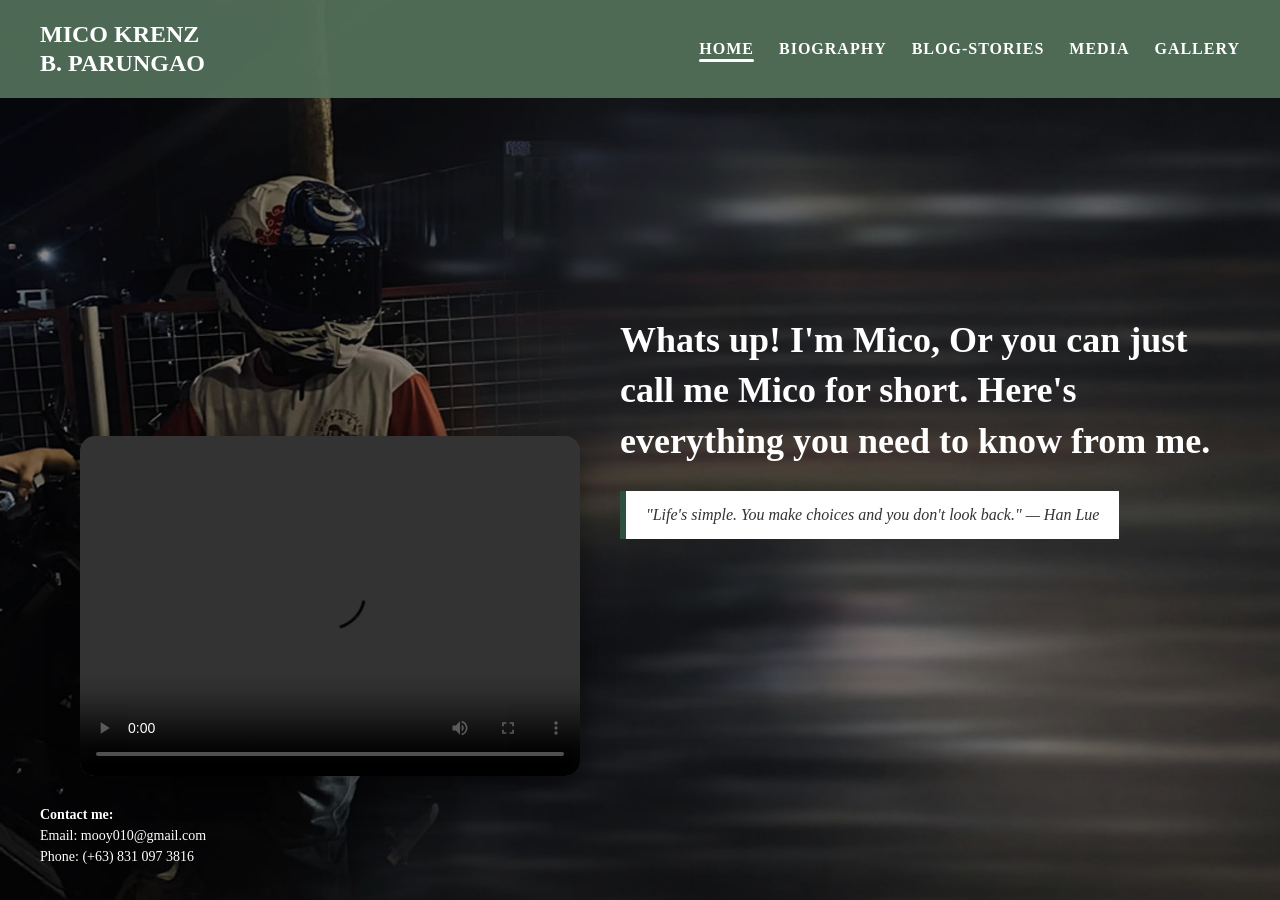
<file: index.html>
<!DOCTYPE html>
<html lang="en">
<head>
    <meta charset="UTF-8">
    <title>Mico Krenz Parungao</title>
    <link rel="stylesheet" href="maincss.css">
</head>

<body>

    <!-- HERO SECTION -->
    <section class="hero">

        <!-- NAVBAR -->
        <header class="navbar">
            <div class="logo">
                <h1>MICO KRENZ<br>B. PARUNGAO</h1>
            </div>

            <nav>
                <ul>
                    <li>
                      <a href="MAINPAGE.html" style="position: relative; color: white; text-decoration: none;">
                        HOME
                        <span style="position: absolute; bottom: -5px; left: 0; width: 100%; height: 3px; background-color: white; border-radius: 2px; display: block;"></span>
                      </a>
                    </li>
 
                    <li><a href="BIOGRAPHY/bio.html" >BIOGRAPHY</a></li>
                    <li><a href="BS/bspage.html" >BLOG-STORIES</a></li>
                    <li><a href="MEDIA/mpage.html">MEDIA</a></li>
                    <li><a href="GALLERY/galery.html#nature">GALLERY</a></li>
                </ul>
            </nav>
        </header>

        <!-- HERO CONTENT -->
        <div class="hero-content">
            <h2>
                Whats up! I'm Mico, Or you can just call me Mico for short.
                Here's everything you need to know from me.
            </h2>

            <div class="quote">
                "Life's simple. You make choices and you don't look back." — Han Lue
            </div>
        </div>

        <!-- CONTACT INFO -->
        <div class="contact">
            <p><strong>Contact me:</strong></p>
            <p>Email: mooy010@gmail.com</p>
            <p>Phone: (+63) 831 097 3816</p>
        </div>

        <div class="video-container">
           <video controls>
             <source src="reel.mp4" type="video/mp4">
       
           </video>
        </div>

    </section>

</body>
</html>
</file>
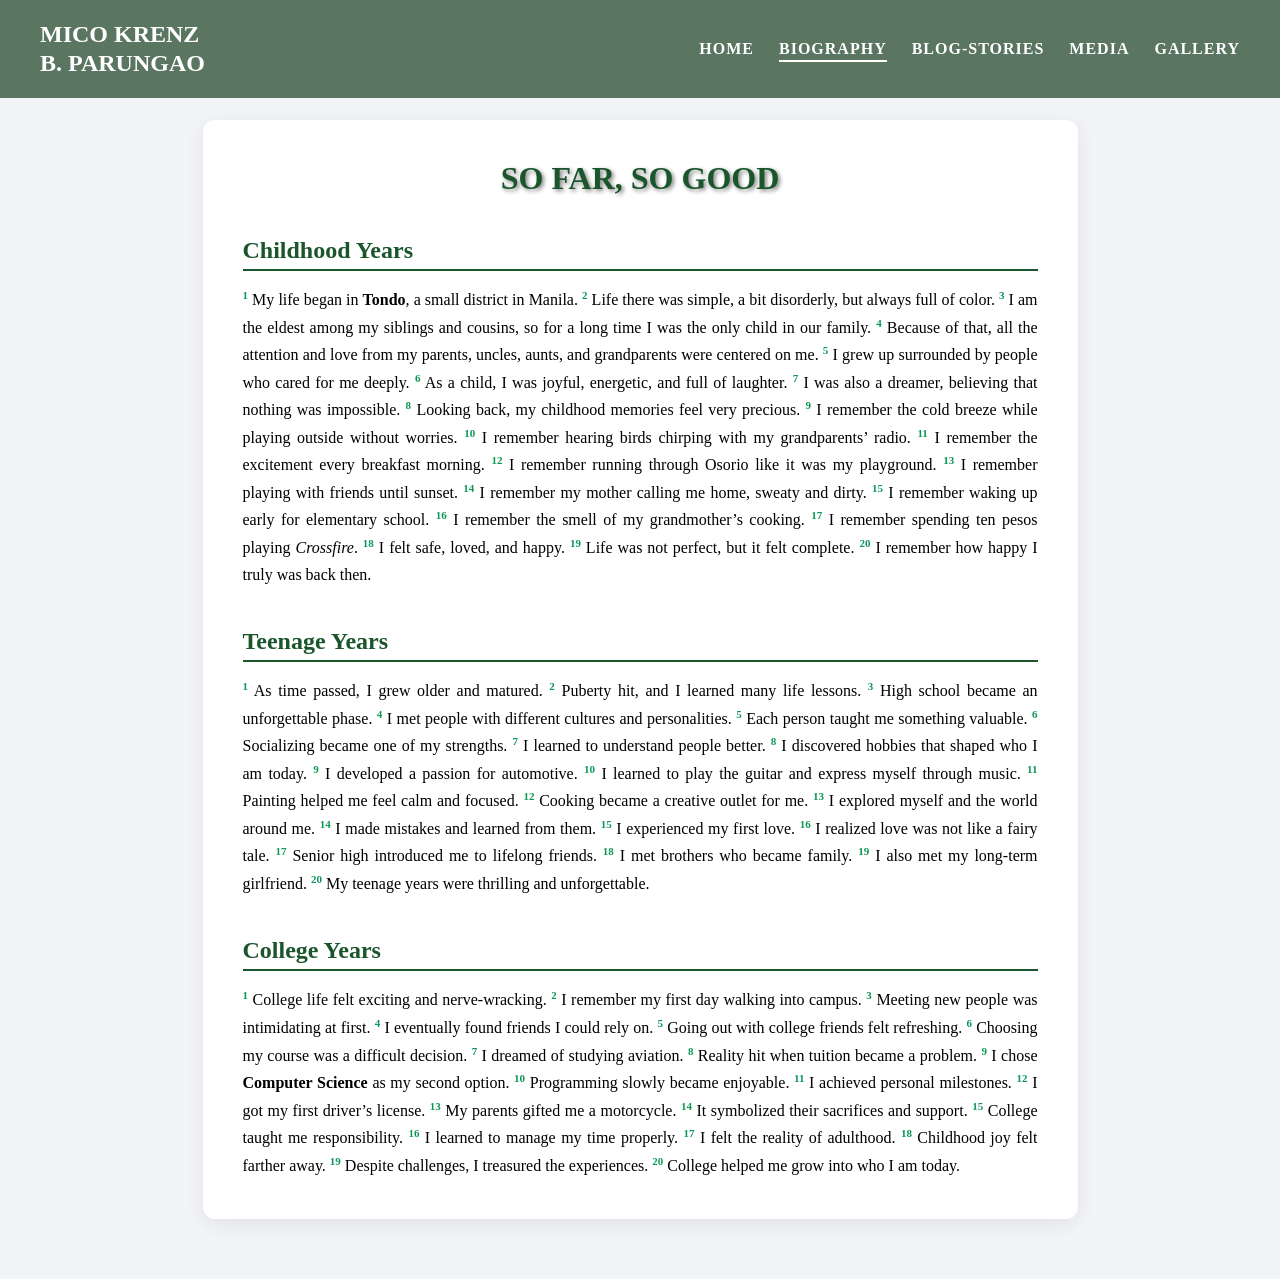
<file: BIOGRAPHY/bio.html>
<!DOCTYPE html>
<html lang="en">
<head>
    <meta charset="UTF-8">
    <title>My Biography</title>


    <!-- BIOGRAPHY PAGE CSS -->
    <link rel="stylesheet" href="bioc.css">

    <!-- PAGE FONT + BASE STYLE -->
    <style>
        body {
            font-family: 'Poppins', Arial, sans-serif;
            background-color: #f2f4f7;
        }
    </style>
</head>

<body>

    <!-- NAVBAR (SAME AS MAIN PAGE) -->
    <header class="navbar">
        <div class="logo">
            <h1>MICO KRENZ<br>B. PARUNGAO</h1>
        </div>

        <nav>
            <ul>
                <li><a href="../index.html" >HOME</a></li>
                <li><a href="" class="active">BIOGRAPHY</a></li>
                <li><a href="../BS/bspage.html" >BLOG-STORIES</a></li>
                <li><a href="../MEDIA/mpage.html">MEDIA</a></li>
                <li><a href="../GALLERY/galery.html#nature">GALLERY</a></li>
            </ul>
        </nav>
    </header>

    <!-- PAGE CONTENT -->
    <main class="page-content">

        <h1>SO FAR, SO GOOD</h1>

        <h2>Childhood Years</h2>
<p>
    <sup>1</sup> My life began in <strong>Tondo</strong>, a small district in Manila.
    <sup>2</sup> Life there was simple, a bit disorderly, but always full of color.
    <sup>3</sup> I am the eldest among my siblings and cousins, so for a long time I was the only child in our family.
    <sup>4</sup> Because of that, all the attention and love from my parents, uncles, aunts, and grandparents were centered on me.
    <sup>5</sup> I grew up surrounded by people who cared for me deeply.
    <sup>6</sup> As a child, I was joyful, energetic, and full of laughter.
    <sup>7</sup> I was also a dreamer, believing that nothing was impossible.
    <sup>8</sup> Looking back, my childhood memories feel very precious.
    <sup>9</sup> I remember the cold breeze while playing outside without worries.
    <sup>10</sup> I remember hearing birds chirping with my grandparents’ radio.
    <sup>11</sup> I remember the excitement every breakfast morning.
    <sup>12</sup> I remember running through Osorio like it was my playground.
    <sup>13</sup> I remember playing with friends until sunset.
    <sup>14</sup> I remember my mother calling me home, sweaty and dirty.
    <sup>15</sup> I remember waking up early for elementary school.
    <sup>16</sup> I remember the smell of my grandmother’s cooking.
    <sup>17</sup> I remember spending ten pesos playing <em>Crossfire</em>.
    <sup>18</sup> I felt safe, loved, and happy.
    <sup>19</sup> Life was not perfect, but it felt complete.
    <sup>20</sup> I remember how happy I truly was back then.
</p>

<!-- TEENAGE -->
<h2>Teenage Years</h2>
<p>
    <sup>1</sup> As time passed, I grew older and matured.
    <sup>2</sup> Puberty hit, and I learned many life lessons.
    <sup>3</sup> High school became an unforgettable phase.
    <sup>4</sup> I met people with different cultures and personalities.
    <sup>5</sup> Each person taught me something valuable.
    <sup>6</sup> Socializing became one of my strengths.
    <sup>7</sup> I learned to understand people better.
    <sup>8</sup> I discovered hobbies that shaped who I am today.
    <sup>9</sup> I developed a passion for automotive.
    <sup>10</sup> I learned to play the guitar and express myself through music.
    <sup>11</sup> Painting helped me feel calm and focused.
    <sup>12</sup> Cooking became a creative outlet for me.
    <sup>13</sup> I explored myself and the world around me.
    <sup>14</sup> I made mistakes and learned from them.
    <sup>15</sup> I experienced my first love.
    <sup>16</sup> I realized love was not like a fairy tale.
    <sup>17</sup> Senior high introduced me to lifelong friends.
    <sup>18</sup> I met brothers who became family.
    <sup>19</sup> I also met my long-term girlfriend.
    <sup>20</sup> My teenage years were thrilling and unforgettable.
</p>

<!-- COLLEGE -->
<h2>College Years</h2>
<p>
    <sup>1</sup> College life felt exciting and nerve-wracking.
    <sup>2</sup> I remember my first day walking into campus.
    <sup>3</sup> Meeting new people was intimidating at first.
    <sup>4</sup> I eventually found friends I could rely on.
    <sup>5</sup> Going out with college friends felt refreshing.
    <sup>6</sup> Choosing my course was a difficult decision.
    <sup>7</sup> I dreamed of studying aviation.
    <sup>8</sup> Reality hit when tuition became a problem.
    <sup>9</sup> I chose <strong>Computer Science</strong> as my second option.
    <sup>10</sup> Programming slowly became enjoyable.
    <sup>11</sup> I achieved personal milestones.
    <sup>12</sup> I got my first driver’s license.
    <sup>13</sup> My parents gifted me a motorcycle.
    <sup>14</sup> It symbolized their sacrifices and support.
    <sup>15</sup> College taught me responsibility.
    <sup>16</sup> I learned to manage my time properly.
    <sup>17</sup> I felt the reality of adulthood.
    <sup>18</sup> Childhood joy felt farther away.
    <sup>19</sup> Despite challenges, I treasured the experiences.
    <sup>20</sup> College helped me grow into who I am today.
</p>


    </main>
<button id="backToTop">↑</button>

<script>
    const backToTop = document.getElementById("backToTop");

    window.addEventListener("scroll", function () {
        if (window.scrollY > 300) {
            backToTop.style.display = "block";
        } else {
            backToTop.style.display = "none";
        }
    });

    backToTop.addEventListener("click", function () {
        window.scrollTo({
            top: 0,
            behavior: "smooth"
        });
    });
</script>

</body>
</html>
</file>
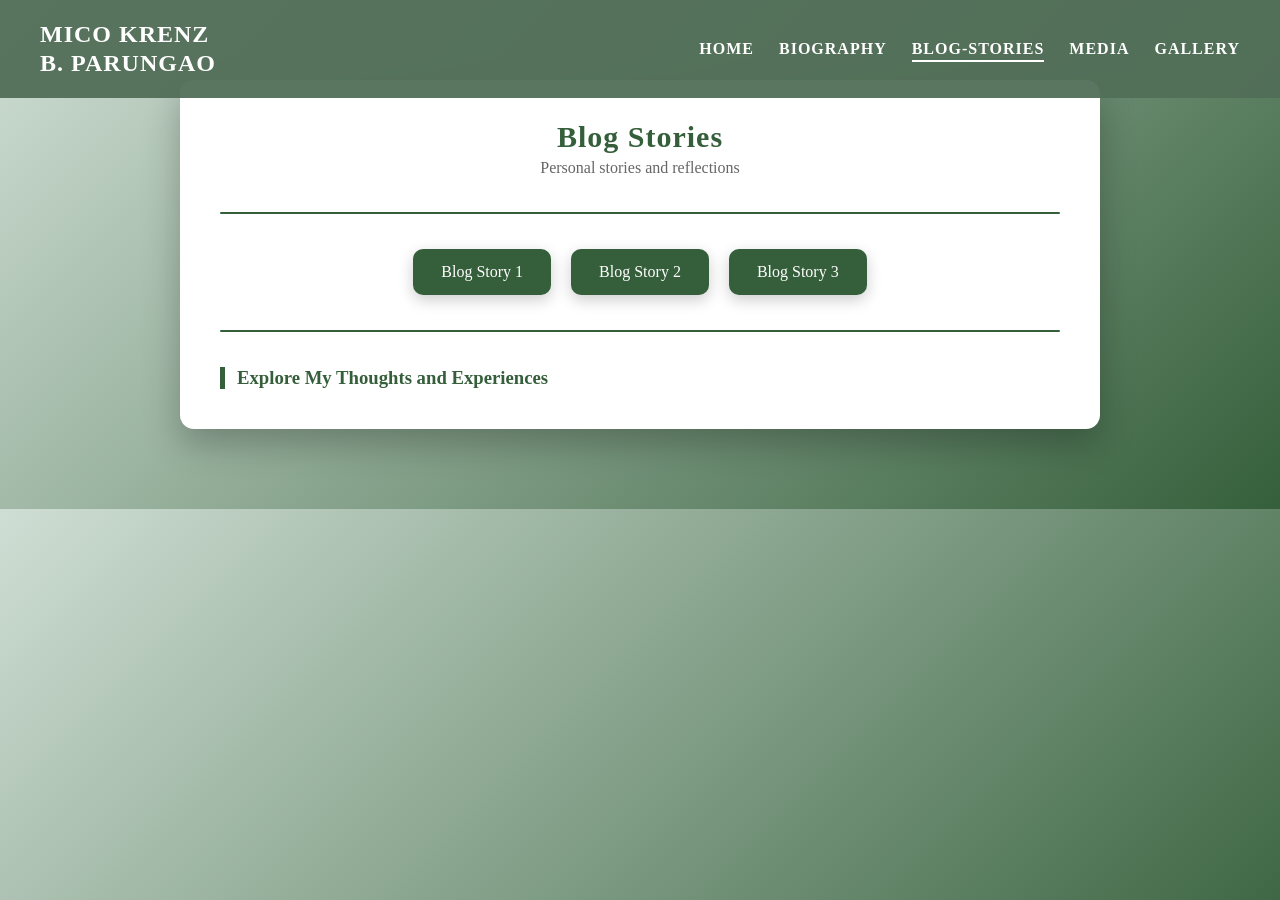
<file: BS/bspage.html>
<!DOCTYPE html>
<html lang="en">
<head>
    <meta charset="UTF-8">
    <title>Blog Stories</title>

    <!-- External CSS -->
    <link rel="stylesheet" href="bsstyle.css">
</head>

<body>
    <header class="navbar">
        <div class="logo">
            <h1>MICO KRENZ<br>B. PARUNGAO</h1>
        </div>

        <nav>
            <ul>
                <li><a href="../index.html" >HOME</a></li>
                <li><a href="../BIOGRAPHY/bio.html" >BIOGRAPHY</a></li>
                <li><a href=""  class="active">BLOG-STORIES</a></li>
                <li><a href="../MEDIA/mpage.html">MEDIA</a></li>
                <li><a href="../GALLERY/galery.html#nature">GALLERY</a></li>
            </ul>
        </nav>
    </header>


<div class="container">
    <h1>Blog Stories</h1>
    <h4>Personal stories and reflections</h4>

    <hr>

    <div class="button-group">
        <a href="bs1/b1.html" class="story-btn">Blog Story 1</a>
        <a href="bs2/b2.html" class="story-btn">Blog Story 2</a>
        <a href="bs3/b3.html" class="story-btn">Blog Story 3</a>
    </div>

    <hr>

    <h3>Explore My Thoughts and Experiences</h3>
</div>

</body>
</html>
</file>
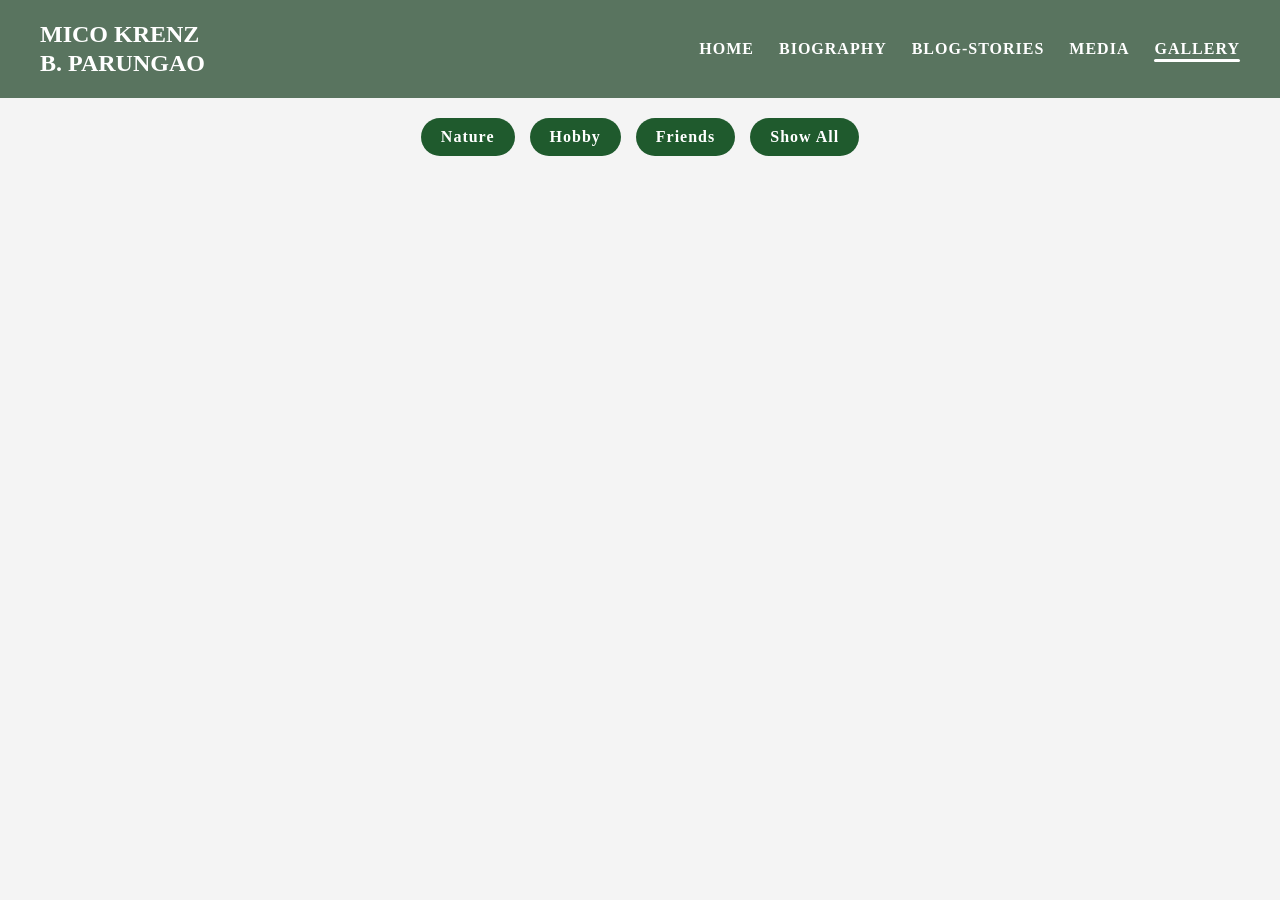
<file: GALLERY/galery.html>
<!DOCTYPE html>
<html lang="en">
<head>
    <meta charset="UTF-8">
    <title>Photo Gallery Dump</title>
    <link rel="stylesheet" href="gal.css">
</head>
<body>

<div id="top"></div>
<!-- HEADER BUTTONS -->
<header class="navbar">
            <div class="logo">
                <h1>MICO KRENZ<br>B. PARUNGAO</h1>
            </div>

            <nav>
                <ul>
                    <li><a href="../index.html">HOME</a></li>
                    <li><a href="../BIOGRAPHY/bio.html" >BIOGRAPHY</a></li>
                    <li><a href="../BS/bspage.html" >BLOG-STORIES</a></li>
                    <li><a href="../MEDIA/mpage.html">MEDIA</a></li>
                    <li>
                        <a href="#" style="position: relative; color: white; text-decoration: none;">
                        GALLERY
                        <span style="position: absolute; bottom: -5px; left: 0; width: 100%; height: 3px; background-color: white; border-radius: 2px; display: block;"></span>
                        </a>
                    </li>
                </ul>
            </nav>
        </header>

<!-- CATEGORY BUTTONS -->
<nav class="category-nav">
    <a href="#nature">Nature</a>
    <a href="#hobby">Hobby</a>
    <a href="#friends">Friends</a>
    <a href="#all">Show All</a>
</nav>

<!-- ALL -->
<section id="all" class="gallery-section">
    <h2>All Photos</h2>
    <div class="gallery">
        <a href="#n1"><img src="N/n1.jfif"></a>
        <a href="#n2"><img src="N/n2.jfif"></a>
        <a href="#n3"><img src="N/n3.jfif"></a>
        <a href="#n4"><img src="N/n4.jfif"></a>
        <a href="#n5"><img src="N/n5.jfif"></a>
        <a href="#n6"><img src="N/n6.jfif"></a>
        <a href="#n7"><img src="N/n7.jfif"></a>
        <a href="#n8"><img src="N/n8.jfif"></a>
        <a href="#n9"><img src="N/n9.jfif"></a>
        <a href="#n10"><img src="N/n10.jfif"></a>
        <a href="#n11"><img src="N/n11.jfif"></a>
        <a href="#n12"><img src="N/n12.jfif"></a>

        <a href="#h1"><img src="H/h1.jfif"></a>
        <a href="#h2"><img src="H/h2.jfif"></a>
        <a href="#h3"><img src="H/h3.jfif"></a>
        <a href="#h4"><img src="H/h4.jfif"></a>
        <a href="#h5"><img src="H/h5.jfif"></a>
        <a href="#h6"><img src="H/h6.jfif"></a>
        <a href="#h7"><img src="H/h7.jfif"></a>
        <a href="#h8"><img src="H/h8.jfif"></a>
        <a href="#h9"><img src="H/h9.jfif"></a>
        <a href="#h10"><img src="H/h10.jfif"></a>
        <a href="#h11"><img src="H/h11.jfif"></a>
        <a href="#h12"><img src="H/h12.jfif"></a>

        <a href="#f1"><img src="F/f1.jfif"></a>
        <a href="#f2"><img src="F/f2.jfif"></a>
        <a href="#f3"><img src="F/f3.jfif"></a>
        <a href="#f4"><img src="F/f4.jfif"></a>
        <a href="#f5"><img src="F/f5.jfif"></a>
        <a href="#f6"><img src="F/f6.jfif"></a>
        <a href="#f7"><img src="F/f7.jfif"></a>
        <a href="#f8"><img src="F/f8.jfif"></a>
        <a href="#f9"><img src="F/f9.jfif"></a>
        <a href="#f10"><img src="F/f10.jfif"></a>
        <a href="#f11"><img src="F/f11.jfif"></a>
        <a href="#f12"><img src="F/f12.jfif"></a>
    </div>
</section>

<!-- NATURE -->
<section id="nature" class="gallery-section">
    <h2>Nature</h2>
    <div class="gallery">

        <a href="#n1"><img src="N/n1.jfif"></a>
        <a href="#n2"><img src="N/n2.jfif"></a>
        <a href="#n3"><img src="N/n3.jfif"></a>
        <a href="#n4"><img src="N/n4.jfif"></a>
        <a href="#n5"><img src="N/n5.jfif"></a>
        <a href="#n6"><img src="N/n6.jfif"></a>
        <a href="#n7"><img src="N/n7.jfif"></a>
        <a href="#n8"><img src="N/n8.jfif"></a>
        <a href="#n9"><img src="N/n9.jfif"></a>
        <a href="#n10"><img src="N/n10.jfif"></a>
        <a href="#n11"><img src="N/n11.jfif"></a>
        <a href="#n12"><img src="N/n12.jfif"></a>

    </div>
    <a class="top-link" href="#all">Go to Top</a>
</section>

<!-- LIGHTBOXES -->

<div id="n1" class="lightbox">
    <a href="#nature" class="close">✖</a>
    <img src="N/n1.jfif">
</div>

<div id="n2" class="lightbox">
    <a href="#nature" class="close">✖</a>
    <img src="N/n2.jfif">
</div>

<div id="n3" class="lightbox">
    <a href="#nature" class="close">✖</a>
    <img src="N/n3.jfif">
</div>

<div id="n4" class="lightbox">
    <a href="#nature" class="close">✖</a>
    <img src="N/n4.jfif">
</div>

<div id="n5" class="lightbox">
    <a href="#nature" class="close">✖</a>
    <img src="N/n5.jfif">
</div>

<div id="n6" class="lightbox">
    <a href="#nature" class="close">✖</a>
    <img src="N/n6.jfif">
</div>

<div id="n7" class="lightbox">
    <a href="#nature" class="close">✖</a>
    <img src="N/n7.jfif">
</div>

<div id="n8" class="lightbox">
    <a href="#nature" class="close">✖</a>
    <img src="N/n8.jfif">
</div>

<div id="n9" class="lightbox">
    <a href="#nature" class="close">✖</a>
    <img src="N/n9.jfif">
</div>

<div id="n10" class="lightbox">
    <a href="#nature" class="close">✖</a>
    <img src="N/n10.jfif">
</div>

<div id="n11" class="lightbox">
    <a href="#nature" class="close">✖</a>
    <img src="N/n11.jfif">
</div>

<div id="n12" class="lightbox">
    <a href="#nature" class="close">✖</a>
    <img src="N/n12.jfif">
</div>

<!-- HOBBY -->

<section id="hobby" class="gallery-section">
    <h2>Hobby</h2>
    <div class="gallery">

        <a href="#h1"><img src="H/h1.jfif"></a>
        <a href="#h2"><img src="H/h2.jfif"></a>
        <a href="#h3"><img src="H/h3.jfif"></a>
        <a href="#h4"><img src="H/h4.jfif"></a>
        <a href="#h5"><img src="H/h5.jfif"></a>
        <a href="#h6"><img src="H/h6.jfif"></a>
        <a href="#h7"><img src="H/h7.jfif"></a>
        <a href="#h8"><img src="H/h8.jfif"></a>
        <a href="#h9"><img src="H/h9.jfif"></a>
        <a href="#h10"><img src="H/h10.jfif"></a>
        <a href="#h11"><img src="H/h11.jfif"></a>
        <a href="#h12"><img src="H/h12.jfif"></a>

    </div>
    <a class="top-link" href="#all">Go to Top</a>
</section>

<!-- HOBBY LIGHTBOXES -->

<div id="h1" class="lightbox">
    <a href="#hobby" class="close">✖</a>
    <img src="H/h1.jfif">
</div>

<div id="h2" class="lightbox">
    <a href="#hobby" class="close">✖</a>
    <img src="H/h2.jfif">
</div>

<div id="h3" class="lightbox">
    <a href="#hobby" class="close">✖</a>
    <img src="H/h3.jfif">
</div>

<div id="h4" class="lightbox">
    <a href="#hobby" class="close">✖</a>
    <img src="H/h4.jfif">
</div>

<div id="h5" class="lightbox">
    <a href="#hobby" class="close">✖</a>
    <img src="H/h5.jfif">
</div>

<div id="h6" class="lightbox">
    <a href="#hobby" class="close">✖</a>
    <img src="H/h6.jfif">
</div>

<div id="h7" class="lightbox">
    <a href="#hobby" class="close">✖</a>
    <img src="H/h7.jfif">
</div>

<div id="h8" class="lightbox">
    <a href="#hobby" class="close">✖</a>
    <img src="H/h8.jfif">
</div>

<div id="h9" class="lightbox">
    <a href="#hobby" class="close">✖</a>
    <img src="H/h9.jfif">
</div>

<div id="h10" class="lightbox">
    <a href="#hobby" class="close">✖</a>
    <img src="H/h10.jfif">
</div>

<div id="h11" class="lightbox">
    <a href="#hobby" class="close">✖</a>
    <img src="H/h11.jfif">
</div>

<div id="h12" class="lightbox">
    <a href="#hobby" class="close">✖</a>
    <img src="H/h12.jfif">
</div>


<section id="friends" class="gallery-section">
    <h2>Friends</h2>
    
    <div class="gallery">
        <a href="#f1"><img src="F/f1.jfif"></a>
        <a href="#f2"><img src="F/f2.jfif"></a>
        <a href="#f3"><img src="F/f3.jfif"></a>
        <a href="#f4"><img src="F/f4.jfif"></a>
        <a href="#f5"><img src="F/f5.jfif"></a>
        <a href="#f6"><img src="F/f6.jfif"></a>
        <a href="#f7"><img src="F/f7.jfif"></a>
        <a href="#f8"><img src="F/f8.jfif"></a>
        <a href="#f9"><img src="F/f9.jfif"></a>
        <a href="#f10"><img src="F/f10.jfif"></a>
        <a href="#f11"><img src="F/f11.jfif"></a>
        <a href="#f12"><img src="F/f12.jfif"></a>
    </div>
    
    <a class="top-link" href="#all">Go to Top</a>
</section>

<div id="f1" class="lightbox">
    <a href="#friends" class="close">✖</a>
    <img src="F/f1.jfif">
</div>

<div id="f2" class="lightbox">
    <a href="#friends" class="close">✖</a>
    <img src="F/f2.jfif">
</div>

<div id="f3" class="lightbox">
    <a href="#friends" class="close">✖</a>
    <img src="F/f3.jfif">
</div>

<div id="f4" class="lightbox">
    <a href="#friends" class="close">✖</a>
    <img src="F/f4.jfif">
</div>

<div id="f5" class="lightbox">
    <a href="#friends" class="close">✖</a>
    <img src="F/f5.jfif">
</div>

<div id="f6" class="lightbox">
    <a href="#friends" class="close">✖</a>
    <img src="F/f6.jfif">
</div>

<div id="f7" class="lightbox">
    <a href="#friends" class="close">✖</a>
    <img src="F/f7.jfif">
</div>

<div id="f8" class="lightbox">
    <a href="#friends" class="close">✖</a>
    <img src="F/f8.jfif">
</div>

<div id="f9" class="lightbox">
    <a href="#friends" class="close">✖</a>
    <img src="F/f9.jfif">
</div>

<div id="f10" class="lightbox">
    <a href="#friends" class="close">✖</a>
    <img src="F/f10.jfif">
</div>

<div id="f11" class="lightbox">
    <a href="#friends" class="close">✖</a>
    <img src="F/f11.jfif">
</div>

<div id="f12" class="lightbox">
    <a href="#friends" class="close">✖</a>
    <img src="F/f12.jfif">
</div>


</body>
</html>
</file>
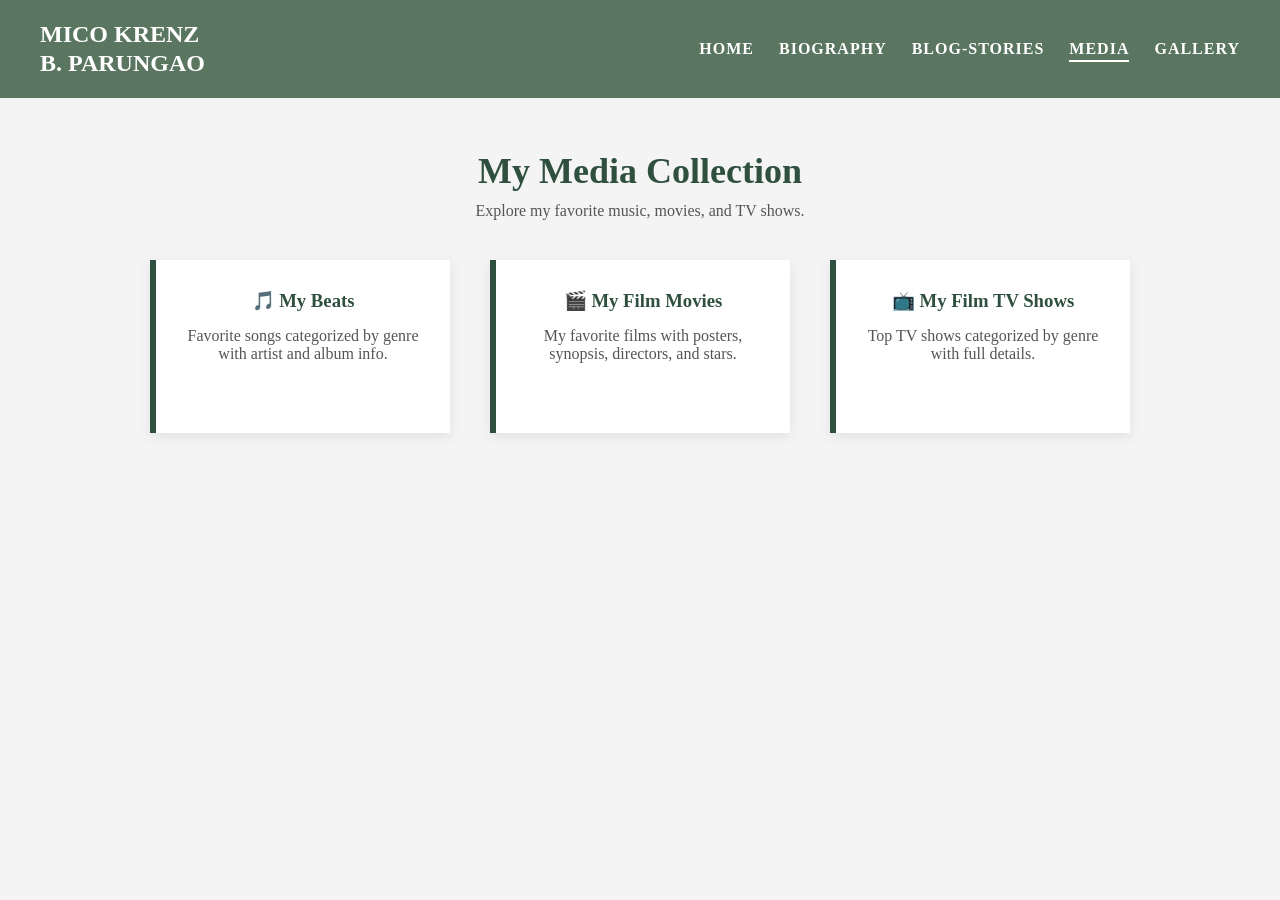
<file: MEDIA/mpage.html>
<!DOCTYPE html>
<html lang="en">
<head>
    <meta charset="UTF-8">
    <title>Media</title>
    <link rel="stylesheet" href="mc.css">
</head>
<body>

    <!-- NAVBAR -->
    <header class="navbar">
        <div class="logo">
            <h1>MICO KRENZ<br>B. PARUNGAO</h1>
        </div>

        <nav>
            <ul>
                <li><a href="../index.html">HOME</a></li>
                <li><a href="../BIOGRAPHY/bio.html">BIOGRAPHY</a></li>
                <li><a href="../BS/bspage.html">BLOG-STORIES</a></li>
                <li><a href="#" class="active">MEDIA</a></li>
                <li><a href="../GALLERY/galery.html#nature">GALLERY</a></li>
            </ul>
        </nav>
    </header>

    <!-- MAIN CONTENT -->
    <section class="media-section">
        <h2>My Media Collection</h2>
        <p>Explore my favorite music, movies, and TV shows.</p>

        <div class="media-grid">
            <a href="beats/beats.html" class="media-card">
                <h3>🎵 My Beats</h3>
                <p>Favorite songs categorized by genre with artist and album info.</p>
            </a>

            <a href="movie/mv.html" class="media-card">
                <h3>🎬 My Film Movies</h3>
                <p>My favorite films with posters, synopsis, directors, and stars.</p>
            </a>

            <a href="shows/show.html" class="media-card">
                <h3>📺 My Film TV Shows</h3>
                <p>Top TV shows categorized by genre with full details.</p>
            </a>
        </div>
      
    </section>

</body>
</html>
</file>
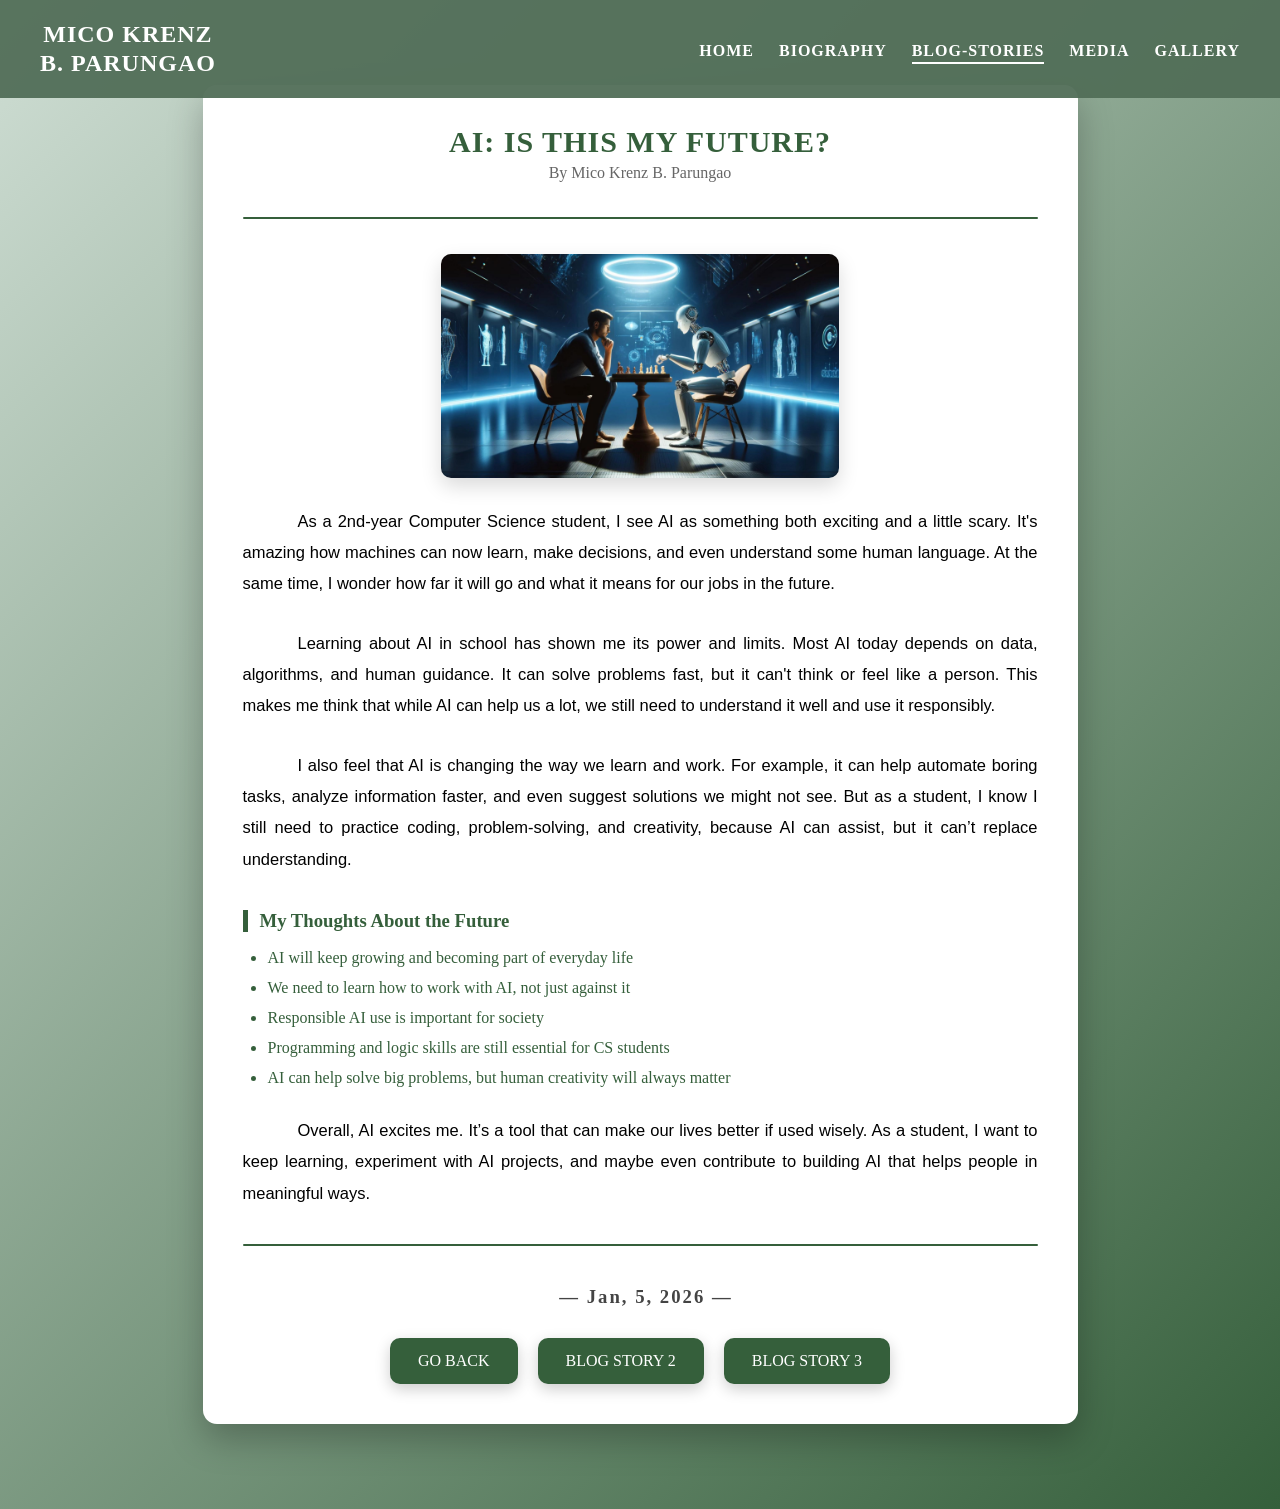
<file: BS/bs1/b1.html>
<!DOCTYPE html>
<html lang="en">
<head>
    <meta charset="UTF-8">
    <title>Blog1</title>

    <!-- External CSS -->
    <link rel="stylesheet" href="c1.css">
</head>

<body>
    <header class="navbar">
        <div class="logo">
            <h1>MICO KRENZ<br>B. PARUNGAO</h1>
        </div>

        <nav>
            <ul>
                <li><a href="../../index.html">HOME</a></li>
                <li><a href="../../BIOGRAPHY/bio.html">BIOGRAPHY</a></li>
                <li><a href="../bspage.html" class="active">BLOG-STORIES</a></li>
                <li><a href="../../MEDIA/mpage.html">MEDIA</a></li>
                <li><a href="../../GALLERY/galery.html#nature">GALLERY</a></li>
            </ul>
        </nav>
    </header>

    <div class="container">
        <h1>AI: IS THIS MY FUTURE?</h1>
        <h4>By Mico Krenz B. Parungao</h4>

        <hr>

        <img src="bi1.jpg" alt="AI Concept" class="blog-image">

        <p>
                    As a 2nd-year Computer Science student, I see AI as something both exciting and a little scary. It's amazing how machines can now learn, make decisions, and even understand some human language. At the same time, I wonder how far it will go and what it means for our jobs in the future.
        </p>

        <p>
            Learning about AI in school has shown me its power and limits. Most AI today depends on data, algorithms, and human guidance. It can solve problems fast, but it can't think or feel like a person. This makes me think that while AI can help us a lot, we still need to understand it well and use it responsibly.
        </p>

        <p>
            I also feel that AI is changing the way we learn and work. For example, it can help automate boring tasks, analyze information faster, and even suggest solutions we might not see. But as a student, I know I still need to practice coding, problem-solving, and creativity, because AI can assist, but it can’t replace understanding.
        </p>

        <h3>My Thoughts About the Future</h3>
        <ul>
            <li>AI will keep growing and becoming part of everyday life</li>
            <li>We need to learn how to work with AI, not just against it</li>
            <li>Responsible AI use is important for society</li>
            <li>Programming and logic skills are still essential for CS students</li>
            <li>AI can help solve big problems, but human creativity will always matter</li>
        </ul>

        <p>
            Overall, AI excites me. It’s a tool that can make our lives better if used wisely. As a student, I want to keep learning, experiment with AI projects, and maybe even contribute to building AI that helps people in meaningful ways.
        </p>

        <hr>

        <h3>— Jan, 5, 2026 —</h3>
        <div class="button-group2">
            <a href="../bspage.html" class="story-btn2">GO BACK</a>
            <a href="../bs2/b2.html" class="story-btn2">BLOG STORY 2</a>
            <a href="../bs3/b3.html" class="story-btn2">BLOG STORY 3</a>
        </div>
    </div>
</body>
</html>
</file>
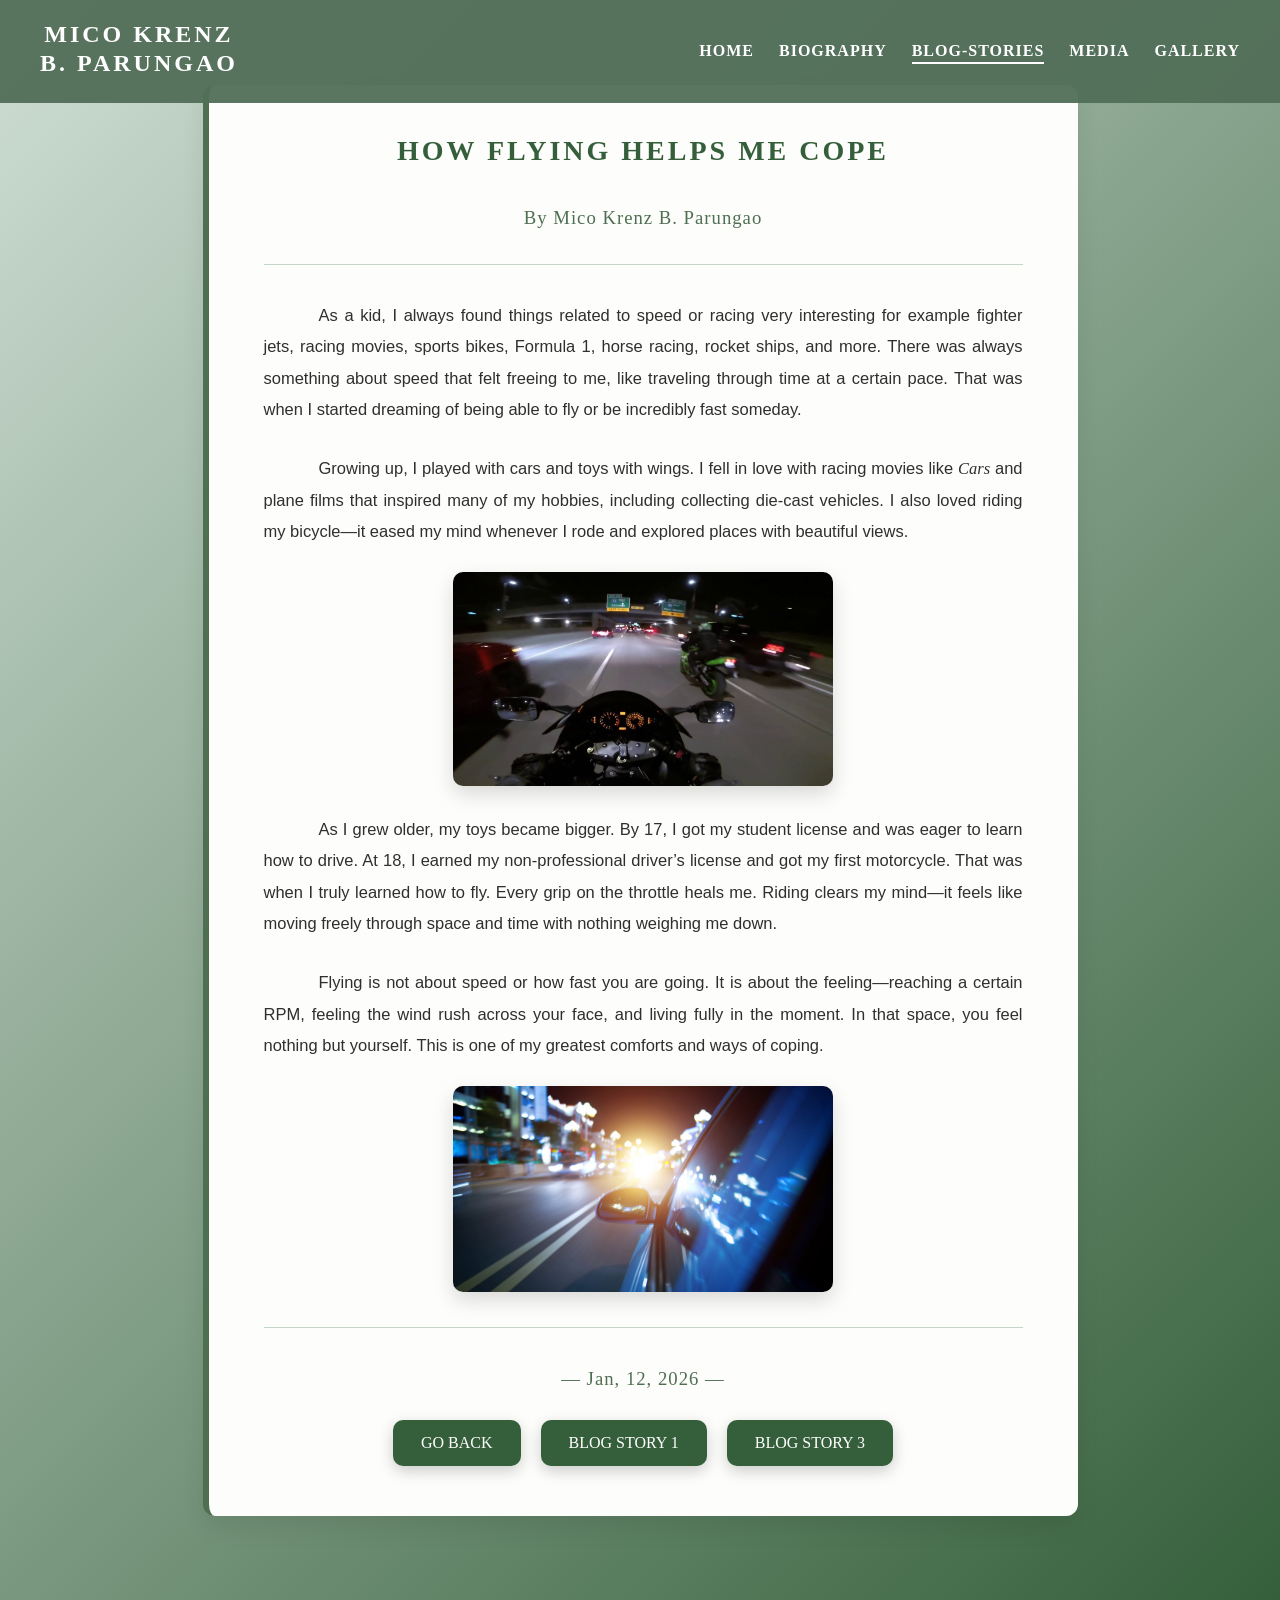
<file: BS/bs2/b2.html>
<head>
  <meta charset="UTF-8">
  <title>BLOG2</title>
  <link rel="stylesheet" href="c2.css">

  
</head>

<body>
  <header class="navbar">
        <div class="logo">
            <h1>MICO KRENZ<br>B. PARUNGAO</h1>
        </div>

        <nav>
            <ul>
                <li><a href="../../index.html" >HOME</a></li>
                <li><a href="../../BIOGRAPHY/bio.html" >BIOGRAPHY</a></li>
                <li><a href="../bspage.html"  class="active">BLOG-STORIES</a></li>
                <li><a href="../../MEDIA/mpage.html">MEDIA</a></li>
                <li><a href="../../GALLERY/galery.html#nature">GALLERY</a></li>
            </ul>
        </nav>
    </header>

  <div class="container">
    <h1>HOW FLYING HELPS ME COPE</h1>
    <h3>By Mico Krenz B. Parungao</h3>

    <hr>

    <p>
      As a kid, I always found things related to speed or racing very interesting for example fighter jets, racing movies, sports bikes, Formula 1, horse racing, rocket ships, and more. There was always something about speed that felt freeing to me, like traveling through time at a certain pace. That was when I started dreaming of being able to fly or be incredibly fast someday.
    </p>

    <p>
      Growing up, I played with cars and toys with wings. I fell in love with racing movies like <em>Cars</em> and plane films that inspired many of my hobbies, including collecting die-cast vehicles. I also loved riding my bicycle—it eased my mind whenever I rode and explored places with beautiful views.
    </p>

    <img src="bi2.jpg" alt="night ride" class="blog-image">

    <p>
      As I grew older, my toys became bigger. By 17, I got my student license and was eager to learn how to drive. At 18, I earned my non-professional driver’s license and got my first motorcycle. That was when I truly learned how to fly. Every grip on the throttle heals me. Riding clears my mind—it feels like moving freely through space and time with nothing weighing me down.
    </p>

    <p>
      Flying is not about speed or how fast you are going. It is about the feeling—reaching a certain RPM, feeling the wind rush across your face, and living fully in the moment. In that space, you feel nothing but yourself. This is one of my greatest comforts and ways of coping.
    </p>
    <img src="bi22.jpg" alt="car ride" class="blog-image">

    <hr>

    <h3>— Jan, 12, 2026 —</h3>
     <div class="button-group1">
        <a href="../bspage.html" class="story-btn1">GO BACK</a>
        <a href="../bs1/b1.html" class="story-btn1">BLOG STORY 1</a>
        <a href="../bs3/b3.html" class="story-btn1">BLOG STORY 3</a>
    </div>

    </div>
  </div>


</body>
</html>
</file>
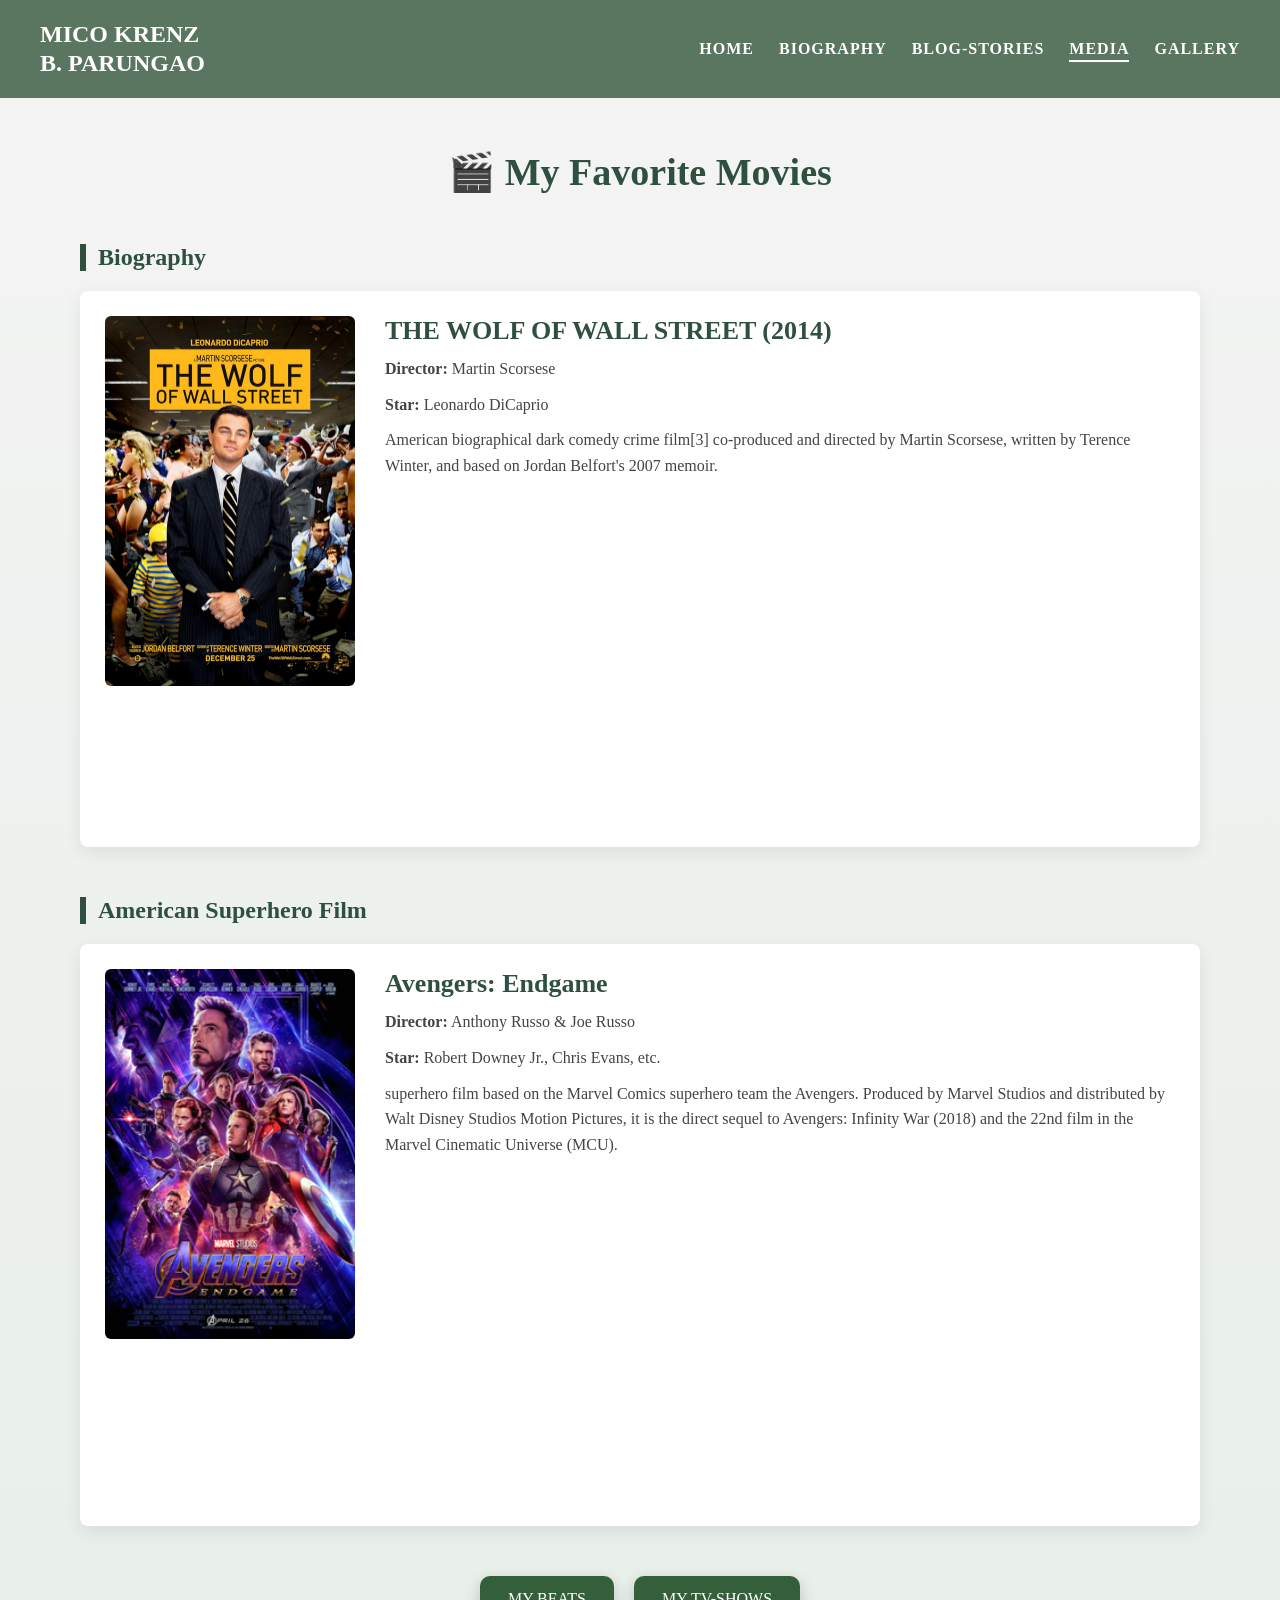
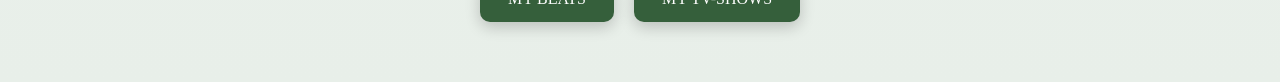
<file: MEDIA/movie/mv.html>
<!DOCTYPE html>
<html lang="en">
<head>
    <meta charset="UTF-8">
    <title>My Film Movies | Mico Krenz</title>
    <link rel="stylesheet" href="mvc.css">
</head>
<body>

    <!-- NAVBAR -->
    <header class="navbar">
        <div class="logo">
            <h1>MICO KRENZ<br>B. PARUNGAO</h1>
        </div>

        <nav>
            <ul>
                <li><a href="../../index.html">HOME</a></li>
                <li><a href="../../BIOGRAPHY/bio.html">BIOGRAPHY</a></li>
                <li><a href="../../BS/bspage.html">BLOG-STORIES</a></li>
                <li><a href="../mpage.html#" class="active">MEDIA</a></li>
                <li><a href="../../GALLERY/galery.html#nature">GALLERY</a></li>
            </ul>
        </nav>
    </header>

    <!-- MAIN SECTION -->
    <section class="movies-section">
        <h2>🎬 My Favorite Movies</h2>

        <!-- GENRE 1 -->
        <h3 class="genre">Biography</h3>

        <div class="movie-card">
            <img src="mo1.jpg" alt="wows Poster">

            <div class="movie-info">
                <h4>THE WOLF OF WALL STREET (2014)</h4>
                <p><strong>Director:</strong> Martin Scorsese</p>
                <p><strong>Star:</strong> Leonardo DiCaprio</p>
                <p>
                   American biographical dark comedy crime film[3] co-produced and directed by Martin Scorsese, written by Terence Winter, and based on Jordan Belfort's 2007 memoir.
                </p>

                <iframe width="560" height="315"
                    src="https://www.youtube.com/embed/OocKgpiZEHY"
                    title="The Wolf of Wall Street Trailer"
                    frameborder="0"
                    allowfullscreen>
                </iframe>

            </div>
        </div>

        <!-- GENRE 2 -->
        <h3 class="genre">American Superhero Film</h3>

        <div class="movie-card">
            <img src="mo2.jpg" alt="Whiplash Poster">

            <div class="movie-info">
                <h4>Avengers: Endgame</h4>
                <p><strong>Director:</strong> Anthony Russo & Joe Russo</p>
                <p><strong>Star:</strong> 	Robert Downey Jr., Chris Evans, etc.</p>
                <p>
                    superhero film based on the Marvel Comics superhero team the Avengers. Produced by Marvel Studios and distributed by Walt Disney Studios Motion Pictures, it is the direct sequel to Avengers: Infinity War (2018) and the 22nd film in the Marvel Cinematic Universe (MCU).
                </p>

                <iframe width="560" height="315"
                    src="https://www.youtube.com/embed/TcMBFSGVi1c"
                    title="Avengers:Endgame Trailer"
                    frameborder="0"
                    allowfullscreen>
                </iframe>
            </div>
        </div>
          <div class="button-group">
         <a href="../beats/beats.html" class="story-btn">MY BEATS</a>
         <a href="../shows/show.html" class="story-btn">MY TV-SHOWS</a>

        </div>

    </section>

</body>
</html>
</file>
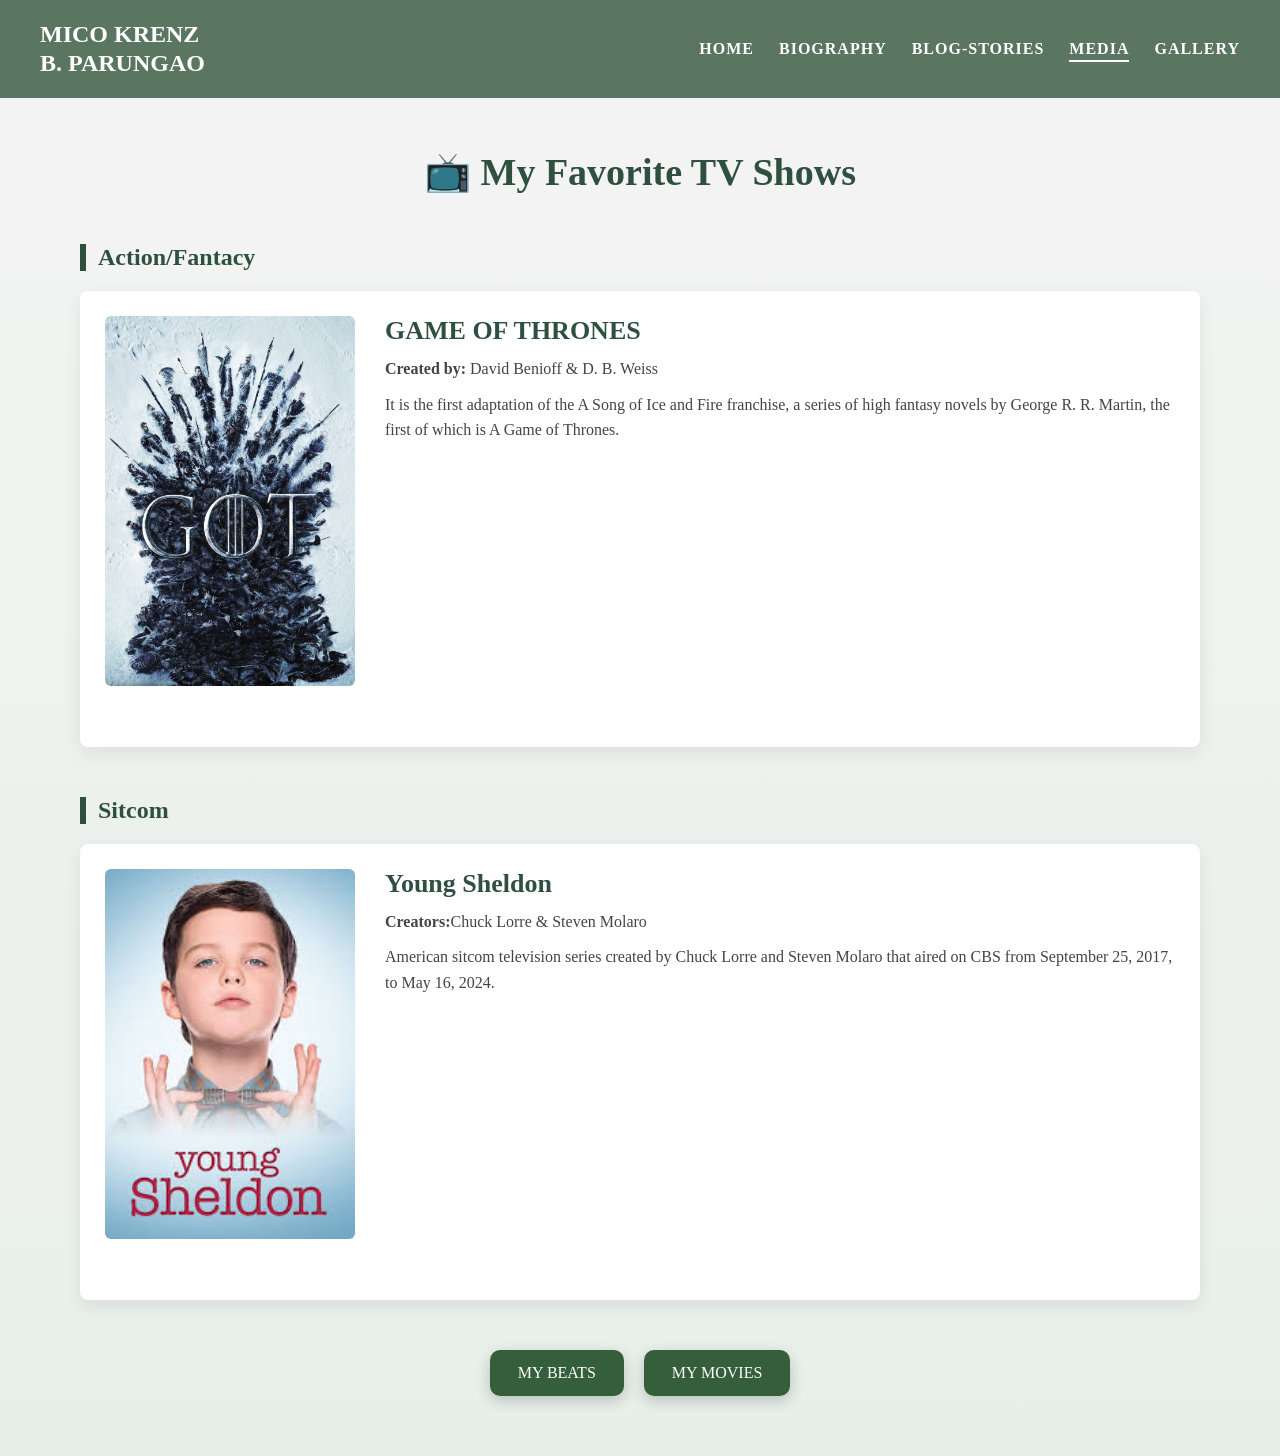
<file: MEDIA/shows/show.html>
<!DOCTYPE html>
<html lang="en">
<head>
    <meta charset="UTF-8">
    <title>My Film TV Shows | Mico Krenz</title>
    <link rel="stylesheet" href="showc.css">
</head>
<body>

    <!-- NAVBAR -->
    <header class="navbar">
        <div class="logo">
            <h1>MICO KRENZ<br>B. PARUNGAO</h1>
        </div>

        <nav>
            <ul>
                <li><a href="../../index.html">HOME</a></li>
                <li><a href="../../BIOGRAPHY/bio.html">BIOGRAPHY</a></li>
                <li><a href="../../BS/bspage.html">BLOG-STORIES</a></li>
                <li><a href="../mpage.html#" class="active">MEDIA</a></li>
                <li><a href="../../GALLERY/galery.html#nature">GALLERY</a></li>
            </ul>
        </nav>
    </header>

    <!-- MAIN SECTION -->
    <section class="tv-section">
        <h2>📺 My Favorite TV Shows</h2>

        <!-- GENRE 1 -->
        <h3 class="genre">Action/Fantacy</h3>

        <div class="tv-card">
            <img src="s1.jpg" alt="got">

            <div class="tv-info">
                <h4>GAME OF THRONES</h4>
                <p><strong>Created by:</strong> 	David Benioff & D. B. Weiss</p>
                <p>
                     It is the first adaptation of the A Song of Ice and Fire franchise, a series of high fantasy novels by George R. R. Martin, the first of which is A Game of Thrones.
                </p>

                <iframe width="100%" height="250"
                    src="https://www.youtube.com/embed/KPLWWIOCOOQ"
                    frameborder="0"
                    allowfullscreen>
                </iframe>
            </div>
        </div>

        <!-- GENRE 2 -->
        <h3 class="genre">Sitcom</h3>

        <div class="tv-card">
            <img src="s2.jfif" alt="ys">

            <div class="tv-info">
                <h4>Young Sheldon</h4>
                <p><strong>Creators:</strong>Chuck Lorre & Steven Molaro</p>
                <p>
                    American sitcom television series created by Chuck Lorre and Steven Molaro that aired on CBS from September 25, 2017, to May 16, 2024.
                </p>

                <iframe width="100%" height="250"
                    src="https://www.youtube.com/embed/jffVm6tNBDg"
                    frameborder="0"
                    allowfullscreen>
                </iframe>
            </div>
        </div>
        </div>
          <div class="button-group">
         <a href="../beats/beats.html" class="story-btn">MY BEATS</a>
         <a href="../movie/mv.html" class="story-btn">MY MOVIES</a>
        
        </div>

    </section>

</body>
</html>
</file>
<file: maincss.css>
/* RESET */
* {
    margin: 0;
    padding: 0;
    box-sizing: border-box;
    font-family: Georgia, serif;
}

/* HERO SECTION */
.hero {
    height: 100vh;
    background: url("ngimg.jpg") no-repeat center center/cover;
    position: relative;
    color: white;
}

/* DARK OVERLAY FOR READABILITY */
.hero::before {
    content: "";
    position: absolute;
    inset: 0;
    background: rgba(0, 0, 0, 0.45);
}

/* NAVBAR */
.navbar {
    position: relative;
    z-index: 2;
    display: flex;
    justify-content: space-between;
    align-items: center;
    padding: 20px 40px;
    background: rgba(82, 110, 88, 0.95);
}

.logo h1 {
    font-size: 24px;
    line-height: 1.2;
}

nav ul {
    display: flex;
    list-style: none;
    gap: 25px;
}

nav a {
    color: white;
    text-decoration: none;
    font-weight: bold;
    letter-spacing: 1px;
}

nav a:hover {
    opacity: 0.7;
}

/* HERO TEXT */
.hero-content {
    position: absolute;
    right: 60px;
    top: 35%;
    max-width: 600px;
    z-index: 2;
}

.hero-content h2 {
    font-size: 36px;
    line-height: 1.4;
    margin-bottom: 25px;
}

/* QUOTE BOX */
.quote {
    background: white;
    color: #333;
    padding: 15px 20px;
    border-left: 6px solid #2f4f3f;
    font-style: italic;
    display: inline-block;
}

/* CONTACT INFO */
.contact {
    position: absolute;
    bottom: 30px;
    left: 40px;
    z-index: 2;
    font-size: 14px;
}

.contact p {
    margin-bottom: 5px;
}


.video-container {
    position: absolute;
    left: 80px;      /* move from left side */
    bottom: 120px;   /* adjust vertically */
    z-index: 2;
}

.video-container video {
    width: 500px;     /* adjust width to match blue box */
    height: 340px;    /* optional: control height */
    object-fit: cover;
    border-radius: 15px;
    box-shadow: 0 10px 30px rgba(0,0,0,0.5);
}
</file>
<file: BIOGRAPHY/bioc.css>
/* RESET */
* {
    margin: 0;
    padding: 0;
    box-sizing: border-box;
    font-family: Georgia, serif;
}

/* NAVBAR */
.navbar {
    position: fixed;
    top: 0;
    width: 100%;
    z-index: 1000;
    display: flex;
    justify-content: space-between;
    align-items: center;
    padding: 20px 40px;
    background: rgba(82, 110, 88, 0.95);
}

/* LOGO */
.logo h1 {
    font-size: 24px;
    line-height: 1.2;
    color: white;
}

/* NAV LINKS */
nav ul {
    display: flex;
    list-style: none;
    gap: 25px;
}

nav a {
    color: white;
    text-decoration: none;
    font-weight: bold;
    letter-spacing: 1px;
}

nav a:hover {
    opacity: 0.7;
}

/* ACTIVE PAGE */
nav a.active {
    border-bottom: 2px solid white;
    padding-bottom: 3px;
}
/* PAGE BACKGROUND */
body {
    background-color: #f2f4f7;
    font-family: 'Poppins', Arial, sans-serif;
}

/* PAGE CONTENT CONTAINER */
.page-content {
    max-width: 875px;
    margin: 120px auto 60px auto;
    padding: 40px;
    background: white;
    border-radius: 12px;
    box-shadow: 0 5px 20px rgba(0,0,0,0.08);
}

/* TITLE */
.page-content h1 {
    text-align: center;
    color: #1a552c;
    margin-bottom: 30px;
    text-shadow: 2px 2px 4px gray;
}

/* SECTION HEADINGS */
.page-content h2 {
    color: #1a552c;
    margin-top: 40px;
    border-bottom: 2px solid #1a552c;
    padding-bottom: 5px;
}

/* PARAGRAPHS */
.page-content p {
    text-align: justify;
    font-size: 16px;
    line-height: 1.7;
    margin-top: 15px;
}

/* NUMBER STYLE */
.page-content sup {
    color: #0c9655;
    font-weight: bold;
    font-size: 11px;
}

/* BACK TO TOP BUTTON */
#backToTop {
    display: none; 
    position: fixed;
    bottom: 30px;
    right: 30px;
    padding: 12px 16px;
    font-size: 18px;
    border: none;
    border-radius: 50%;
    background-color: #2f4f3f;
    color: white;
    cursor: pointer;
    box-shadow: 0 6px 15px rgba(0,0,0,0.3);
    transition: 0.3s ease;
    z-index: 999;
}

#backToTop:hover {
    background-color: #3d6b57;
    transform: scale(1.1);
}
</file>
<file: BS/bsstyle.css>
@import url('https://fonts.googleapis.com/css2?family=Poppins:wght@300;400;600&display=swap');


/* RESET */
* {
    margin: 0;
    padding: 0;
    box-sizing: border-box;
    font-family: Georgia, serif;
}

/* NAVBAR */
.navbar {
    position: fixed;
    top: 0;
    width: 100%;
    z-index: 1000;
    display: flex;
    justify-content: space-between;
    align-items: center;
    padding: 20px 40px;
    background: rgba(82, 110, 88, 0.95);
}

/* LOGO */
.logo h1 {
    font-size: 24px;
    line-height: 1.2;
    color: white;
}

/* NAV LINKS */
nav ul {
    display: flex;
    list-style: none;
    gap: 25px;
}

nav a {
    color: white;
    text-decoration: none;
    font-weight: bold;
    letter-spacing: 1px;
}

nav a:hover {
    opacity: 0.7;
}

/* ACTIVE PAGE */
nav a.active {
    border-bottom: 2px solid white;
    padding-bottom: 3px;
}
body {
  font-family: "Garamond", serif;
  background: linear-gradient(135deg, #cfded4, #355f3b);
  margin: 0;
  padding: 0;
}

.container {
  max-width: 920px;
  background-color: #ffffff;
  margin: 80px auto;
  padding: 40px;
  border-radius: 14px;
  box-shadow: 0 15px 35px rgba(0, 0, 0, 0.25);
  text-align: center;
}

h1 {
  font-size: 30px;
  color: #355f3b;
  letter-spacing: 1px;
}

h4 {
  font-weight: 400;
  color: #666;
  margin-top: 5px;
}

h3 {
  color: #355f3b;
  margin-top: 35px;
  border-left: 5px solid #355f3b;
  padding-left: 12px;
  text-align: left;
}

p {
  line-height: 1.9;
  font-size: 16.5px;
  color: #333;
  margin-top: 18px;
  text-align: left;
}

hr {
  border: none;
  height: 2px;
  background: linear-gradient(to right, #355f3b, #355f3b);
  margin: 35px 0;
  border-radius: 5px;
}

/* BUTTONS */
.button-group {
  margin-top: 30px;
  display: flex;
  justify-content: center;
  gap: 20px;
  flex-wrap: wrap;
}

.story-btn {
  text-decoration: none;
  background-color: #355f3b;
  color: white;
  padding: 14px 28px;
  border-radius: 10px;
  font-size: 16px;
  transition: 0.3s ease;
  box-shadow: 0 5px 15px rgba(0,0,0,0.2);
}

.story-btn:hover {
  background-color: #2a4a2e;
  transform: translateY(-3px);
}
</file>
<file: GALLERY/gal.css>
/* RESET */
* {
    margin: 0;
    padding: 0;
    box-sizing: border-box;
    font-family: Georgia, serif;
}

/* BODY */
body {
    background: #f4f4f4;
}

/* HERO SECTION */
.hero {
    height: 100vh;
    background: url("ngimg.jpg") no-repeat center center/cover;
    position: relative;
    color: white;
}

/* DARK OVERLAY FOR READABILITY */
.hero::before {
    content: "";
    position: absolute;
    inset: 0;
    background: rgba(0, 0, 0, 0.45);
}

/* HERO TEXT */
.hero-content {
    position: absolute;
    right: 60px;
    top: 35%;
    max-width: 600px;
    z-index: 2;
}

.hero-content h2 {
    font-size: 36px;
    line-height: 1.4;
    margin-bottom: 25px;
}

/* QUOTE BOX */
.quote {
    background: white;
    color: #333;
    padding: 15px 20px;
    border-left: 6px solid #2f4f3f;
    font-style: italic;
    display: inline-block;
}

/* CONTACT INFO */
.contact {
    position: absolute;
    bottom: 30px;
    left: 40px;
    z-index: 2;
    font-size: 14px;
}

.contact p {
    margin-bottom: 5px;
}

.navbar {
    position: relative;
    z-index: 2;
    display: flex;
    justify-content: space-between;
    align-items: center;
    padding: 20px 40px;
    background: rgba(82, 110, 88, 0.95);
}

.logo h1 {
    font-size: 24px;
    line-height: 1.2;
    color: white;
}

nav ul {
    display: flex;
    list-style: none;
    gap: 25px;
}

nav a {
    color: white;
    text-decoration: none;
    font-weight: bold;
    letter-spacing: 1px;
}

nav a:hover {
    opacity: 0.7;
}

/* CATEGORY BUTTONS NAV */
.category-nav {
    display: flex;                  
    justify-content: center;       
    gap: 15px;                      
    margin: 20px 0;                 
}

.category-nav a {
    display: inline-block;         
    padding: 10px 20px;             
    background-color: #1f5a2d;      
    color: white;                    
    font-weight: bold;
    text-decoration: none;
    border-radius: 25px;             
    transition: all 0.3s ease;      
}

.category-nav a:hover {
    background-color: #3e8e4a;      
    transform: scale(1.05);          
}


/* GALLERY SECTIONS */
.gallery-section {
    display: none; /* hidden by default */
    padding: 20px;
}

/* SHOW ONLY TARGETED SECTION */
#nature:target,
#hobby:target,
#friends:target,
#all:target {
    display: block;
}

/* GALLERY STYLE */
.gallery {
    display: flex;
    flex-wrap: wrap;
    gap: 15px;
}

.gallery img {
    width: 200px;
    height: 150px;
    object-fit: cover;
    border: 3px solid #0a7f42;
    border-radius: 8px;
    transition: transform 0.3s;
}

.gallery img:hover {
    transform: scale(1.05);
}

/* TOP LINK */
.top-link {
    display: inline-block;
    margin-top: 15px;
    text-decoration: none;
    color: #13a35f;
    font-weight: bold;
}

/* LIGHTBOX */
.lightbox {
    display: none;
    position: fixed;
    top: 0;
    left: 0;
    width: 100%;
    height: 100%;
    background: rgba(0, 0, 0, 0.85);
    text-align: center;
    z-index: 1000;
}

.lightbox img {
    margin-top: 5%;
    max-width: 80%;
    max-height: 80%;
    box-shadow: 0 0 20px black;
}

.lightbox:target {
    display: block;
}

.close {
    position: absolute;
    top: 20px;
    right: 40px;
    color: white;
    font-size: 35px;
    text-decoration: none;
    font-weight: bold;
}
</file>
<file: MEDIA/mc.css>
/* RESET */
* {
    margin: 0;
    padding: 0;
    box-sizing: border-box;
    font-family: Georgia, serif;
}

/* NAVBAR */
.navbar {
    position: fixed;
    top: 0;
    width: 100%;
    z-index: 1000;
    display: flex;
    justify-content: space-between;
    align-items: center;
    padding: 20px 40px;
    background: rgba(82, 110, 88, 0.95);
}

/* LOGO */
.logo h1 {
    font-size: 24px;
    line-height: 1.2;
    color: white;
}

/* NAV LINKS */
nav ul {
    display: flex;
    list-style: none;
    gap: 25px;
}

nav a {
    color: white;
    text-decoration: none;
    font-weight: bold;
    letter-spacing: 1px;
}

nav a:hover {
    opacity: 0.7;
}

/* ACTIVE PAGE */
nav a.active {
    border-bottom: 2px solid white;
    padding-bottom: 3px;
}

/* MEDIA SECTION */
.media-section {
    padding: 150px 40px 60px;
    text-align: center;
    background-color: #f4f4f4;
    min-height: 100vh;
}

.media-section h2 {
    font-size: 36px;
    margin-bottom: 10px;
    color: #2f4f3f;
}

.media-section p {
    margin-bottom: 40px;
    color: #555;
}

/* GRID */
.media-grid {
    display: flex;
    justify-content: center;
    gap: 40px;
    flex-wrap: wrap;
}

/* CARDS */
.media-card {
    background: white;
    padding: 30px;
    width: 300px;
    text-decoration: none;
    color: #333;
    border-left: 6px solid #2f4f3f;
    box-shadow: 0 4px 12px rgba(0,0,0,0.08);
    transition: transform 0.3s ease, box-shadow 0.3s ease;
}

.media-card h3 {
    margin-bottom: 15px;
    color: #2f4f3f;
}

.media-card:hover {
    transform: translateY(-8px);
    box-shadow: 0 8px 20px rgba(0,0,0,0.15);
}
</file>
<file: BS/bs1/c1.css>
@import url('https://fonts.googleapis.com/css2?family=Poppins:wght@300;400;600&display=swap');

/* RESET */
* {
    margin: 0;
    padding: 0;
    box-sizing: border-box;
    font-family: Georgia, serif;
}

/* NAVBAR */
.navbar {
    position: fixed;
    top: 0;
    width: 100%;
    z-index: 1000;
    display: flex;
    justify-content: space-between;
    align-items: center;
    padding: 20px 40px;
    background: rgba(82, 110, 88, 0.95);
}

/* LOGO */
.logo h1 {
    font-size: 24px;
    line-height: 1.2;
    color: white;
}

/* NAV LINKS */
nav ul {
    display: flex;
    list-style: none;
    gap: 25px;
}

nav a {
    color: white;
    text-decoration: none;
    font-weight: bold;
    letter-spacing: 1px;
}

nav a:hover {
    opacity: 0.7;
}

nav a.active {
    border-bottom: 2px solid white;
    padding-bottom: 3px;
}

body {
    font-family: "Garamond", serif;
    background: linear-gradient(135deg, #cfded4, #355f3b);
    margin: 0;
    padding: 0;
}

.container {
    max-width: 875px;
    background-color: #ffffff;
    margin: 85px auto;
    padding: 40px;
    border-radius: 14px;
    box-shadow: 0 15px 35px rgba(0, 0, 0, 0.25);
}

h1 {
    text-align: center;
    font-size: 30px;
    color: #355f3b;
    letter-spacing: 1px;
}

h4 {
    text-align: center;
    font-weight: 400;
    color: #666;
    margin-top: 5px;
}

h3 {
    color: #355f3b;
    margin-top: 35px;
    border-left: 5px solid #355f3b;
    padding-left: 12px;
}

p {
  margin-top: 28px;
  line-height: 1.9;
  font-size: 16.5px;
  text-align: justify;
  text-indent: 55px;
  font-family: "Segoe UI", "Helvetica Neue", Arial, sans-serif;
}

hr {
    border: none;
    height: 2px;
    background: linear-gradient(to right, #355f3b, #355f3b);
    margin: 35px 0;
    border-radius: 5px;
}

ul {
    margin-top: 15px;
    padding-left: 25px;
}

li {
    margin-bottom: 10px;
    font-size: 16px;
    color: #355f3b;
}

li::marker {
    color: #355f3b;
    font-size: 18px;
}

h3:last-of-type {
    text-align: center;
    border: none;
    color: #444;
    margin-top: 40px;
    letter-spacing: 2px;
}

.button-group2 {
    margin-top: 30px;
    display: flex;
    justify-content: center;
    gap: 20px;
    flex-wrap: wrap;
}

.story-btn2 {
    text-decoration: none;
    background-color: #355f3b;
    color: white;
    padding: 14px 28px;
    border-radius: 10px;
    font-size: 16px;
    transition: 0.3s ease;
    box-shadow: 0 5px 15px rgba(0,0,0,0.2);
}

.story-btn2:hover {
    background-color: #2a4a2e;
    transform: translateY(-3px);
}

.blog-image {
    width: 50%;
    height: auto;
    margin: 25px auto 0 auto;
    display: block;
    border-radius: 10px;
    box-shadow: 0 8px 20px rgba(0,0,0,0.15);
}
</file>
<file: BS/bs2/c2.css>
/* RESET */
* {
    margin: 0;
    padding: 0;
    box-sizing: border-box;
    font-family: Georgia, serif;
}

/* NAVBAR */
.navbar {
    position: fixed;
    top: 0;
    width: 100%;
    z-index: 1000;
    display: flex;
    justify-content: space-between;
    align-items: center;
    padding: 20px 40px;
    background: rgba(82, 110, 88, 0.95);
}

/* LOGO */
.logo h1 {
    font-size: 24px;
    line-height: 1.2;
    color: white;
}

/* NAV LINKS */
nav ul {
    display: flex;
    list-style: none;
    gap: 25px;
}

nav a {
    color: white;
    text-decoration: none;
    font-weight: bold;
    letter-spacing: 1px;
}

nav a:hover {
    opacity: 0.7;
}

/* ACTIVE PAGE */
nav a.active {
    border-bottom: 2px solid white;
    padding-bottom: 3px;
}

body {
  margin: 0;
  padding: 0;
  font-family: "Garamond", serif;
  background: linear-gradient(135deg, #cfded4, #355f3b);
  color: #2f2f2f;
}

.container {
  max-width: 875px;
  margin: 85px auto;
  background-color: #fdfdfb;
  padding: 50px 55px;
  border-radius: 12px;
  box-shadow: 0 12px 25px rgba(0, 0, 0, 0.08);
  border-left: 6px solid #4f6f52;
}

h1 {
  text-align: center;
  color: #355f3b;
  letter-spacing: 3px;
  margin-bottom: 5px;
  font-size: 28px;
}

h3 {
  text-align: center;
  color: #6b8f71;
  margin-top: 0;
  font-weight: normal;
}

p {
  margin-top: 28px;
  line-height: 1.9;
  font-size: 16.5px;
  text-align: justify;
  text-indent: 55px;
  font-family: "Segoe UI", "Helvetica Neue", Arial, sans-serif;
}

hr {
  margin: 35px 0;
  border: none;
  height: 1px;
  background-color: #c4d6c8;
}

h3 {
  text-align: center;
  color: #4f6f52;
  font-weight: normal;
  margin-top: 40px;
  letter-spacing: 1px;
}

.button-group1 {
  margin-top: 30px;
  display: flex;
  justify-content: center;
  gap: 20px;
  flex-wrap: wrap;
}

.story-btn1 {
  text-decoration: none;
  background-color: #355f3b;
  color: white;
  padding: 14px 28px;
  border-radius: 10px;
  font-size: 16px;
  transition: 0.3s ease;
  box-shadow: 0 5px 15px rgba(0,0,0,0.2);
}

.story-btn1:hover {
  background-color: #2a4a2e;
  transform: translateY(-3px);
}

.blog-image {
    width: 50%;
    height: auto;
    margin: 25px auto 0 auto;
    display: block;
    border-radius: 10px;
    box-shadow: 0 8px 20px rgba(0,0,0,0.15);
}
</file>
<file: MEDIA/movie/mvc.css>
/* RESET */
* {
    margin: 0;
    padding: 0;
    box-sizing: border-box;
    font-family: Georgia, serif;
}

/* NAVBAR */
.navbar {
    position: fixed;
    top: 0;
    width: 100%;
    z-index: 1000;
    display: flex;
    justify-content: space-between;
    align-items: center;
    padding: 20px 40px;
    background: rgba(82, 110, 88, 0.95);
}

.logo h1 {
    font-size: 24px;
    line-height: 1.2;
    color: white;
}

nav ul {
    display: flex;
    list-style: none;
    gap: 25px;
}

nav a {
    color: white;
    text-decoration: none;
    font-weight: bold;
    letter-spacing: 1px;
}

nav a:hover {
    opacity: 0.7;
}

nav a.active {
    border-bottom: 2px solid white;
    padding-bottom: 3px;
}

/* MAIN SECTION */
.movies-section {
    padding: 150px 80px 60px;
    background: linear-gradient(to bottom, #f4f4f4, #e8efe9);
    min-height: 100vh;
}

.movies-section h2 {
    text-align: center;
    font-size: 38px;
    color: #2f4f3f;
    margin-bottom: 50px;
}

/* GENRE */
.genre {
    font-size: 24px;
    color: #2f4f3f;
    margin: 40px 0 20px 0;
    border-left: 6px solid #2f4f3f;
    padding-left: 12px;
}

/* MOVIE CARD */
.movie-card {
    display: flex;
    gap: 30px;
    background: white;
    padding: 25px;
    margin-bottom: 50px;
    border-radius: 8px;
    box-shadow: 0 6px 18px rgba(0,0,0,0.08);
    transition: transform 0.3s ease;
}

.movie-card:hover {
    transform: translateY(-6px);
}

.movie-card img {
    width: 250px;
    height: 370px;
    object-fit: cover;
    border-radius: 6px;
}

.movie-info {
    flex: 1;
}

.movie-info h4 {
    font-size: 26px;
    margin-bottom: 10px;
    color: #2f4f3f;
}

.movie-info p {
    margin-bottom: 10px;
    color: #444;
    line-height: 1.6;
}

iframe {
    margin-top: 15px;
    border-radius: 6px;
}

.button-group {
  margin-top: 30px;
  display: flex;
  justify-content: center;
  gap: 20px;
  flex-wrap: wrap;
}

.story-btn {
  text-decoration: none;
  background-color: #355f3b;
  color: white;
  padding: 14px 28px;
  border-radius: 10px;
  font-size: 16px;
  transition: 0.3s ease;
  box-shadow: 0 5px 15px rgba(0,0,0,0.2);
}

.story-btn:hover {
  background-color: #2a4a2e;
  transform: translateY(-3px);
}
</file>
<file: MEDIA/shows/showc.css>
/* RESET */
* {
    margin: 0;
    padding: 0;
    box-sizing: border-box;
    font-family: Georgia, serif;
}

/* NAVBAR */
.navbar {
    position: fixed;
    top: 0;
    width: 100%;
    z-index: 1000;
    display: flex;
    justify-content: space-between;
    align-items: center;
    padding: 20px 40px;
    background: rgba(82, 110, 88, 0.95);
}

.logo h1 {
    font-size: 24px;
    line-height: 1.2;
    color: white;
}

nav ul {
    display: flex;
    list-style: none;
    gap: 25px;
}

nav a {
    color: white;
    text-decoration: none;
    font-weight: bold;
    letter-spacing: 1px;
}

nav a:hover {
    opacity: 0.7;
}

nav a.active {
    border-bottom: 2px solid white;
    padding-bottom: 3px;
}

/* MAIN SECTION */
.tv-section {
    padding: 150px 80px 60px;
    background: linear-gradient(to bottom, #f4f4f4, #e8efe9);
    min-height: 100vh;
}

.tv-section h2 {
    text-align: center;
    font-size: 38px;
    color: #2f4f3f;
    margin-bottom: 50px;
}

/* GENRE */
.genre {
    font-size: 24px;
    color: #2f4f3f;
    margin: 40px 0 20px 0;
    border-left: 6px solid #2f4f3f;
    padding-left: 12px;
}

/* TV CARD */
.tv-card {
    display: flex;
    gap: 30px;
    background: white;
    padding: 25px;
    margin-bottom: 50px;
    border-radius: 8px;
    box-shadow: 0 6px 18px rgba(0,0,0,0.08);
    transition: transform 0.3s ease;
}

.tv-card:hover {
    transform: translateY(-6px);
}

.tv-card img {
    width: 250px;
    height: 370px;
    object-fit: cover;
    border-radius: 6px;
}

.tv-info {
    flex: 1;
}

.tv-info h4 {
    font-size: 26px;
    margin-bottom: 10px;
    color: #2f4f3f;
}

.tv-info p {
    margin-bottom: 10px;
    color: #444;
    line-height: 1.6;
}

iframe {
    margin-top: 15px;
    border-radius: 6px;
}

.button-group {
  margin-top: 30px;
  display: flex;
  justify-content: center;
  gap: 20px;
  flex-wrap: wrap;
}

.story-btn {
  text-decoration: none;
  background-color: #355f3b;
  color: white;
  padding: 14px 28px;
  border-radius: 10px;
  font-size: 16px;
  transition: 0.3s ease;
  box-shadow: 0 5px 15px rgba(0,0,0,0.2);
}

.story-btn:hover {
  background-color: #2a4a2e;
  transform: translateY(-3px);
}
</file>
